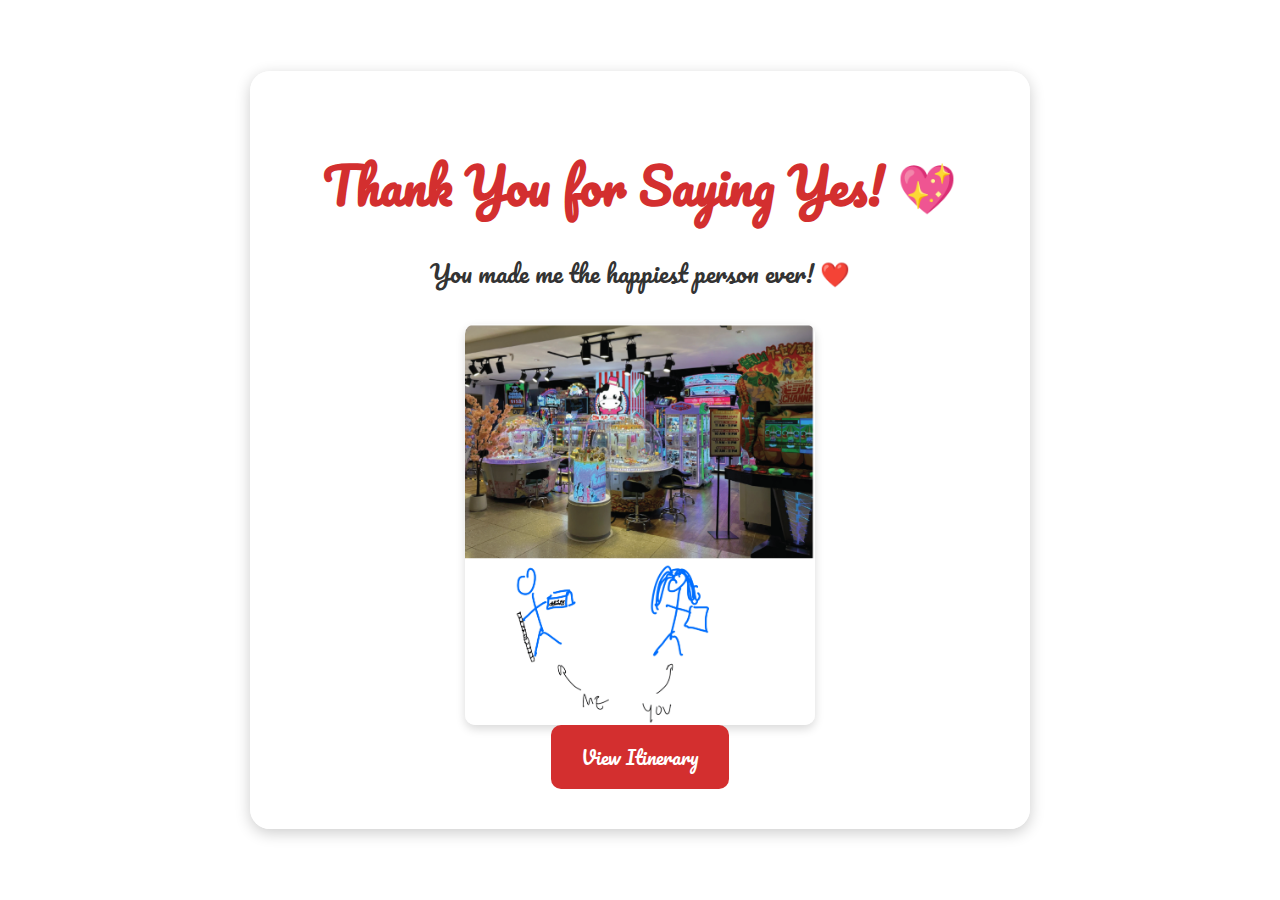
<file: thankyou.html>
<!DOCTYPE html>
<html lang="en">
<head>
  <meta charset="UTF-8">
  <meta name="viewport" content="width=device-width, initial-scale=1.0">
  <title>Thank You!</title>
  <link href="https://fonts.googleapis.com/css2?family=Great+Vibes&family=Pacifico&display=swap" rel="stylesheet">

  <!-- CSS inside the HTML file -->
  <style>
    /* General body styles */
    body {
      background-image: url('https://c8.alamy.com/comp/2DP2GYX/heart-background-red-love-symbol-on-seamless-pattern-vector-repeating-tiles-for-romantic-valentines-day-also-great-for-wedding-wrapping-paper-or-fa-2DP2GYX.jpg');
      background-size: cover; /* Ensures the image covers the entire screen */
      background-position: center; /* Centers the background image */
      font-family: 'Pacifico', cursive;
      text-align: center;
      margin: 0;
      padding: 0;
      display: flex;
      justify-content: center;
      align-items: center;
      height: 100vh;
      color: white; /* White text to contrast with the red background */
    }

    .container {
      background-color: rgba(255, 255, 255, 0.8); /* Semi-transparent white */
      padding: 40px;
      border-radius: 20px;
      box-shadow: 0 4px 15px rgba(0, 0, 0, 0.2); /* Soft shadow */
      width: 80%; /* Makes the container responsive */
      max-width: 700px;
      text-align: center;
    }

    h1 {
      font-family: 'Pacifico', cursive;
      font-size: 3rem;
      color: #D32F2F; /* Red color for the heading */
      margin-bottom: 20px;
    }

    p {
      font-size: 1.5rem;
      color: #333; /* Darker color for text */
      font-weight: 400;
      margin-bottom: 30px;
    }

    /* Style for the image */
    .image-container {
      margin-top: 20px;
      display: flex;
      justify-content: center;
    }

    .couple-photo {
      max-width: 50%; /* Makes the image half the original size */
      height: auto; /* Keeps the aspect ratio */
      border-radius: 10px; /* Adds rounded corners */
      box-shadow: 0 4px 10px rgba(0, 0, 0, 0.15); /* Adds a subtle shadow */
    }

    /* Style for the button */
    .button {
      background-color: #D32F2F; /* Red color */
      color: white;
      padding: 15px 30px;
      border: none;
      border-radius: 10px;
      font-size: 1.2rem;
      font-family: 'Pacifico', cursive;
      cursor: pointer;
      transition: background-color 0.3s ease;
    }

    .button:hover {
      background-color: #B71C1C; /* Darker red on hover */
    }

    /* Style for the itinerary */
    .itinerary {
      display: none; /* Hidden by default */
      margin-top: 20px;
      background-color: rgba(255, 255, 255, 0.9); /* Semi-transparent white */
      padding: 20px;
      border-radius: 10px;
      box-shadow: 0 4px 10px rgba(0, 0, 0, 0.15);
      text-align: left;
    }

    .itinerary h2 {
      font-family: 'Pacifico', cursive;
      font-size: 2rem;
      color: #D32F2F; /* Red color */
      margin-bottom: 15px;
    }

    .itinerary p {
      font-size: 1.2rem;
      color: #333; /* Darker color for text */
      margin-bottom: 10px;
    }
  </style>
</head>
<body>

  <div class="container">
    <h1>Thank You for Saying Yes! 💖</h1>
    <p>You made me the happiest person ever! ❤️</p>

    <!-- Add Image Here -->
    <div class="image-container">
      <img src="Note 9 Feb 2025-1.png" alt="HEHEHAHA" class="couple-photo">
    </div>

    <!-- Itinerary Button -->
    <button class="button" onclick="showItinerary()">View Itinerary</button>

    <!-- Itinerary Section -->
    <div class="itinerary" id="itinerary">
      <h2>February 16, 2025 Schedule</h2>
      <p><strong>Lunch:</strong> 1:00 PM - 3:00 PM</p>
      <p><strong>Afternoon Activity:</strong> 3:00 PM - 5:00 PM (Arcade or Air Clay Making)</p>
    </div>

    <!-- Hidden audio player to play the song automatically -->
    <audio id="valentineSong" loop>
      <source src="luther.mp3" type="audio/mpeg">
      Your browser does not support the audio element.
    </audio>
  </div>

  <script>
    // Trigger the audio when the user clicks "Yes"
    window.onload = function() {
      const valentineSong = document.getElementById('valentineSong');
      
      // Adding a small delay to give the page time to load
      setTimeout(() => {
        valentineSong.play();
      }, 1000); // 1000ms delay after page load
    };

    // Function to show the itinerary
    function showItinerary() {
      const itinerary = document.getElementById('itinerary');
      itinerary.style.display = 'block'; // Show the itinerary
    }
  </script>

</body>
</html>
</file>
